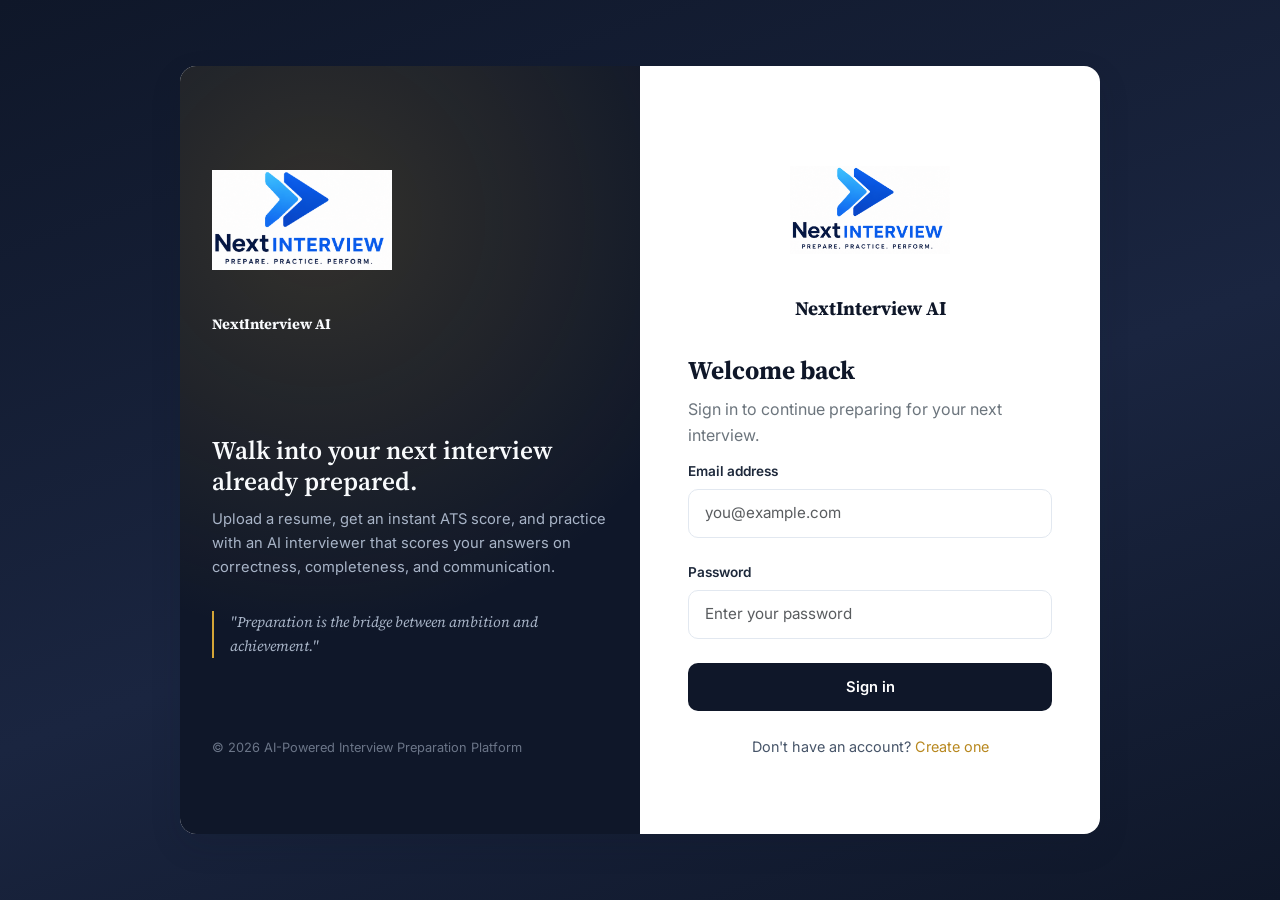
<file: frontend/index.html>
<!DOCTYPE html>
<html lang="en">
<head>
    <meta charset="UTF-8">
    <meta http-equiv="refresh" content="0; url=pages/login.html">
    <title>NextInterview AI</title>
</head>
<body>
    <p>Redirecting to <a href="pages/login.html">login</a>…</p>
    <script>
        window.location.href = 'pages/login.html';
    </script>
</body>
</html>
</file>
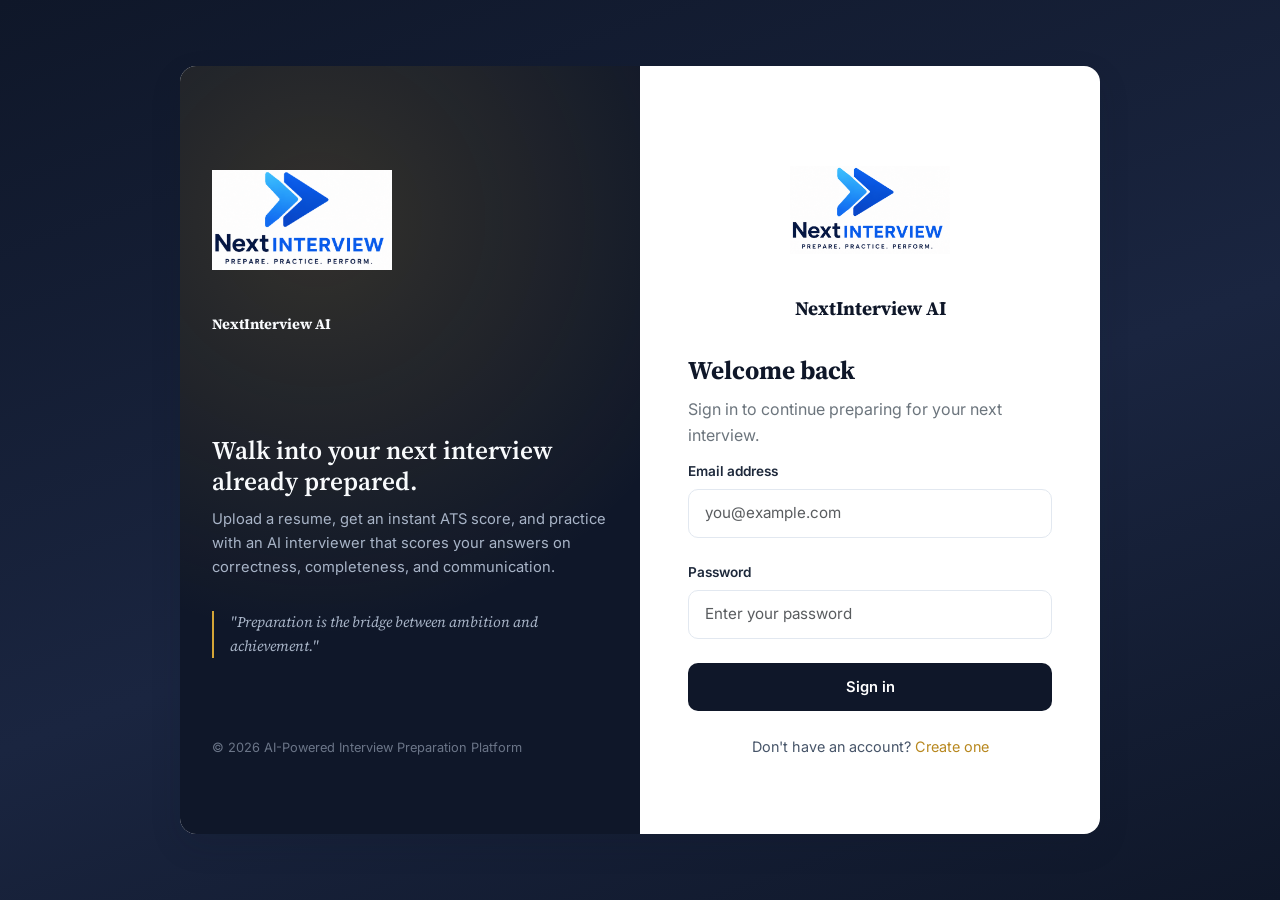
<file: frontend/pages/analysis.html>
<!DOCTYPE html>
<html lang="en">
<head>
    <meta charset="UTF-8">
    <meta name="viewport" content="width=device-width, initial-scale=1.0">
    <title>Resume analysis · NextInterview AI</title>
    <link rel="stylesheet" href="https://cdn.jsdelivr.net/npm/bootstrap@5.3.3/dist/css/bootstrap.min.css">
    <link rel="stylesheet" href="../css/style.css">
    <link rel="stylesheet" href="../css/dashboard.css">
    <link rel="stylesheet" href="../css/resume.css">
</head>
<body>
    <div class="app-shell">
        <aside class="sidebar">
            <div class="brand" style="margin-bottom: var(--space-6);">
               <span class="brand-mark"><img src="../assets/logo.png" alt="NextInterview AI logo"></span>
                NextInterview AI
            </div>
            <a href="dashboard.html" class="sidebar-link" data-page="dashboard">⌂ Dashboard</a>
            <a href="upload-resume.html" class="sidebar-link" data-page="upload-resume">⇧ Upload resume</a>
            <a href="history.html" class="sidebar-link" data-page="history">⏱ History</a>
            <a href="questions.html" class="sidebar-link" data-page="questions">? Question bank</a>
            <a href="mock-interview.html" class="sidebar-link" data-page="mock-interview">⌨ Mock interview</a>
            <a href="profile.html" class="sidebar-link" data-page="profile">⚇ Profile</a>
        </aside>

        <div style="flex:1; display:flex; flex-direction:column; min-width:0;">
            <div class="topbar">
                <span class="text-secondary" id="current-user-name">—</span>
                <div style="display:flex; align-items:center; gap: var(--space-3);">
                    <button class="theme-toggle" id="theme-toggle" aria-label="Toggle dark mode">☾</button>
                    <a href="#" class="btn btn-outline btn-sm" id="logout-btn">Log out</a>
                </div>
            </div>

            <main class="page-content">
                <div class="container" style="padding:0;">
                    <h1>Resume analysis</h1>
                    <p class="text-secondary">File: <strong id="analysis-file-name">—</strong></p>

                    <div id="analysis-empty" class="empty-state" style="display:none;">
                        <div class="empty-state-icon">◎</div>
                        <h3>No analysis to show yet</h3>
                        <p>Upload a resume first to see its ATS score and breakdown here.</p>
                        <a href="upload-resume.html" class="btn btn-accent">Upload a resume</a>
                    </div>

                    <div id="analysis-container">
                        <div class="card" style="margin-bottom: var(--space-5);">
                            <div class="gauge-wrap">
                                <div class="gauge-svg-holder">
                                    <svg viewBox="0 0 160 160" width="180" height="180">
                                        <circle class="gauge-tick" cx="80" cy="80" r="70"/>
                                        <circle class="gauge-tick-fill" id="gauge-tick-fill" cx="80" cy="80" r="70"
                                                transform="rotate(-90 80 80)"/>
                                    </svg>
                                    <div class="gauge-value">
                                        <span class="gauge-value-number" id="gauge-value-number">—</span>
                                        <span class="gauge-value-label">ATS score</span>
                                    </div>
                                </div>
                                <div class="gauge-legend">
                                    <h3 class="card-title">What this means</h3>
                                    <p class="text-secondary">Your ATS score reflects how well an automated tracking system would parse and rank your resume — based on keyword density, formatting clarity, and quantifiable achievements.</p>
                                </div>
                            </div>
                        </div>

                        <div class="analysis-grid">
                            <div class="card">
                                <h3 class="card-title">Strengths</h3>
                                <div id="analysis-strengths"></div>
                            </div>
                            <div class="card">
                                <h3 class="card-title">Weaknesses</h3>
                                <div id="analysis-weaknesses"></div>
                            </div>
                        </div>

                        <div class="analysis-grid" style="margin-top: var(--space-5);">
                            <div class="card">
                                <h3 class="card-title">Missing skills</h3>
                                <div id="analysis-missing-skills"></div>
                            </div>
                            <div class="card">
                                <h3 class="card-title">Suggestions</h3>
                                <div id="analysis-suggestions"></div>
                            </div>
                        </div>

                        <div class="card" style="margin-top: var(--space-5);">
                            <h3 class="card-title">Match against a job description</h3>
                            <p class="text-secondary">Paste a job description below to see how well this resume matches, and what's missing.</p>

                            <div id="job-match-alert"></div>

                            <form id="job-match-form">
                                <div class="form-group">
                                    <textarea class="form-control" id="job-description" rows="6" placeholder="Paste the job description here..." required></textarea>
                                </div>
                                <button type="submit" class="btn btn-primary" id="job-match-submit">Match against this resume</button>
                            </form>

                            <div id="job-match-results" style="display:none; margin-top: var(--space-6);">
                                <h3 class="card-title">Match result: <span id="match-percentage" style="color: var(--color-accent-dark);">0%</span></h3>
                                <div class="match-percentage-bar">
                                    <div class="match-percentage-bar-fill" id="match-percentage-fill" style="width:0%;"></div>
                                </div>
                                <div class="analysis-grid" style="margin-top: var(--space-5);">
                                    <div>
                                        <h3 class="card-title">Missing skills for this role</h3>
                                        <div id="match-missing-skills"></div>
                                    </div>
                                    <div>
                                        <h3 class="card-title">Suggestions</h3>
                                        <div id="match-suggestions"></div>
                                    </div>
                                </div>
                            </div>
                        </div>
                    </div>
                </div>
            </main>
        </div>
    </div>

    <script src="../js/api.js"></script>
    <script src="../js/analysis.js"></script>
    <script>
        initAnalysisPage();
    </script>
</body>
</html>
</file>
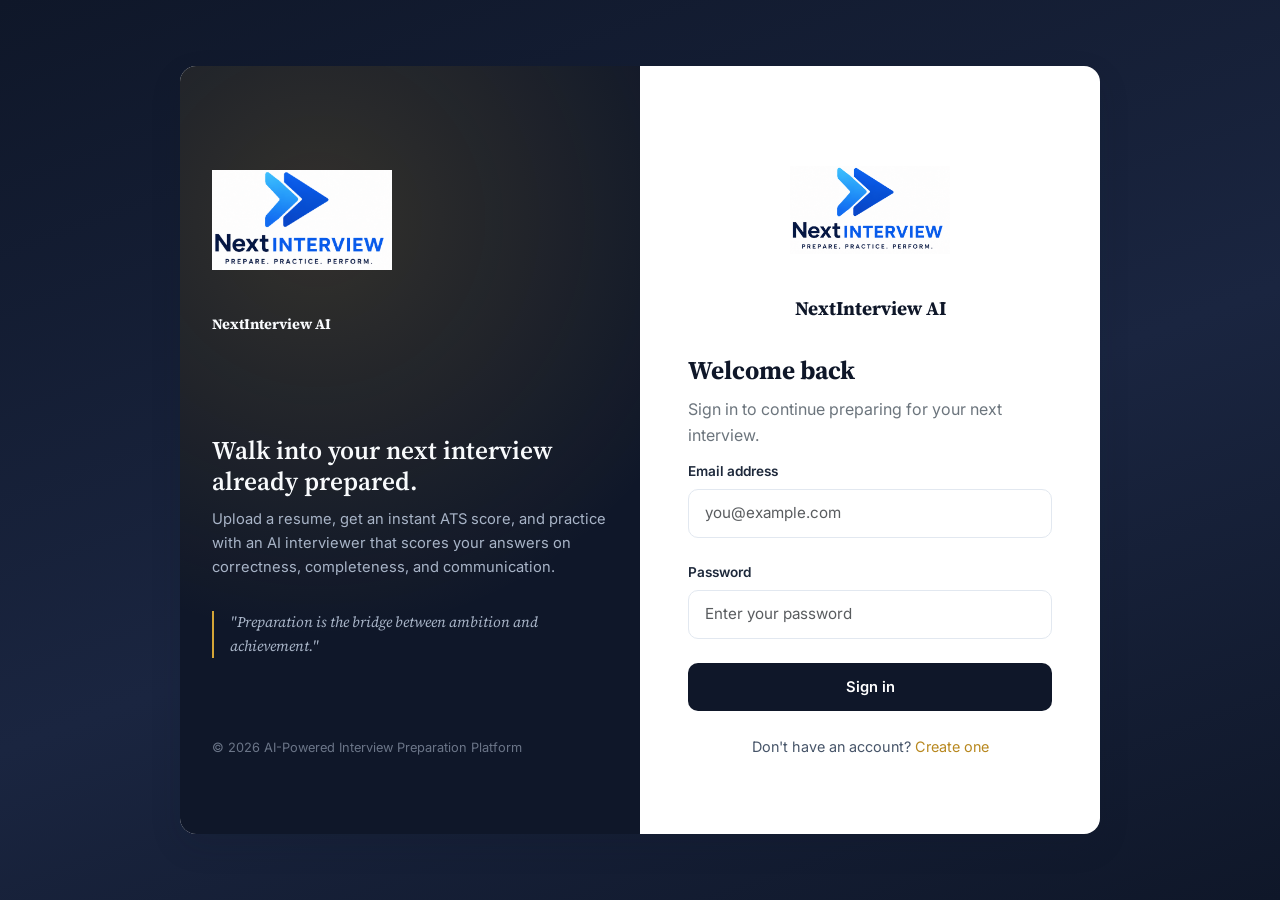
<file: frontend/pages/dashboard.html>
<!DOCTYPE html>
<html lang="en">
<head>
    <meta charset="UTF-8">
    <meta name="viewport" content="width=device-width, initial-scale=1.0">
    <title>Dashboard · NextInterview AI</title>
    <link rel="stylesheet" href="https://cdn.jsdelivr.net/npm/bootstrap@5.3.3/dist/css/bootstrap.min.css">
    <link rel="stylesheet" href="../css/style.css">
    <link rel="stylesheet" href="../css/dashboard.css">
</head>
<body>
    <div class="app-shell">
        <aside class="sidebar">
            <div class="brand" style="margin-bottom: var(--space-6);">
                <span class="brand-mark"><img src="../assets/logo.png" alt="NextInterview AI logo"></span>
                    NextInterview AI
            </div>
            <a href="dashboard.html" class="sidebar-link" data-page="dashboard">⌂ Dashboard</a>
            <a href="upload-resume.html" class="sidebar-link" data-page="upload-resume">⇧ Upload resume</a>
            <a href="history.html" class="sidebar-link" data-page="history">⏱ History</a>
            <a href="questions.html" class="sidebar-link" data-page="questions">? Question bank</a>
            <a href="mock-interview.html" class="sidebar-link" data-page="mock-interview">⌨ Mock interview</a>
            <a href="profile.html" class="sidebar-link" data-page="profile">⚇ Profile</a>
        </aside>

        <div style="flex:1; display:flex; flex-direction:column; min-width:0;">
            <div class="topbar">
                <span class="text-secondary" id="current-user-name">—</span>
                <div style="display:flex; align-items:center; gap: var(--space-3);">
                    <button class="theme-toggle" id="theme-toggle" aria-label="Toggle dark mode">☾</button>
                    <a href="#" class="btn btn-outline btn-sm" id="logout-btn">Log out</a>
                </div>
            </div>

            <main class="page-content">
                <div class="container" style="padding:0;">
                    <div class="dashboard-header">
                        <div>
                            <span class="eyebrow">Overview</span>
                            <h1 id="dashboard-greeting">Welcome back</h1>
                        </div>
                        <a href="upload-resume.html" class="btn btn-accent">Upload a resume</a>
                    </div>

                    <div id="dashboard-alert"></div>

                    <div class="grid grid-4 metric-row">
                        <div class="card metric-card">
                            <div class="metric-card-icon">◎</div>
                            <div>
                                <div class="metric-card-value" id="metric-ats-score">—</div>
                                <div class="metric-card-label">Latest ATS score</div>
                            </div>
                        </div>
                        <div class="card metric-card">
                            <div class="metric-card-icon">▤</div>
                            <div>
                                <div class="metric-card-value" id="metric-resume-count">0</div>
                                <div class="metric-card-label">Resumes uploaded</div>
                            </div>
                        </div>
                        <div class="card metric-card">
                            <div class="metric-card-icon">★</div>
                            <div>
                                <div class="metric-card-value" id="metric-avg-interview-score">—</div>
                                <div class="metric-card-label">Average interview score</div>
                            </div>
                        </div>
                        <div class="card metric-card">
                            <div class="metric-card-icon">⌨</div>
                            <div>
                                <div class="metric-card-value" id="metric-total-interviews">0</div>
                                <div class="metric-card-label">Interviews attempted</div>
                            </div>
                        </div>
                    </div>

                    <div class="grid grid-2">
                        <div class="card">
                            <h3 class="card-title">Strong skills</h3>
                            <div class="skill-pill-group" id="dashboard-strong-skills"></div>
                        </div>
                        <div class="card">
                            <h3 class="card-title">Skills to improve</h3>
                            <div class="skill-pill-group" id="dashboard-weak-skills"></div>
                        </div>
                    </div>

                    <div class="grid grid-2" style="margin-top: var(--space-5);">
                        <div class="card">
                            <h3 class="card-title">Recent mock interviews</h3>
                            <div id="recent-interviews-list"></div>
                        </div>
                        <div class="card">
                            <h3 class="card-title">Recent resumes</h3>
                            <div id="recent-resumes-list"></div>
                        </div>
                    </div>
                </div>
            </main>
        </div>
    </div>

    <script src="../js/api.js"></script>
    <script src="../js/dashboard.js"></script>
    <script>
        initDashboardPage();
    </script>
</body>
</html>
</file>
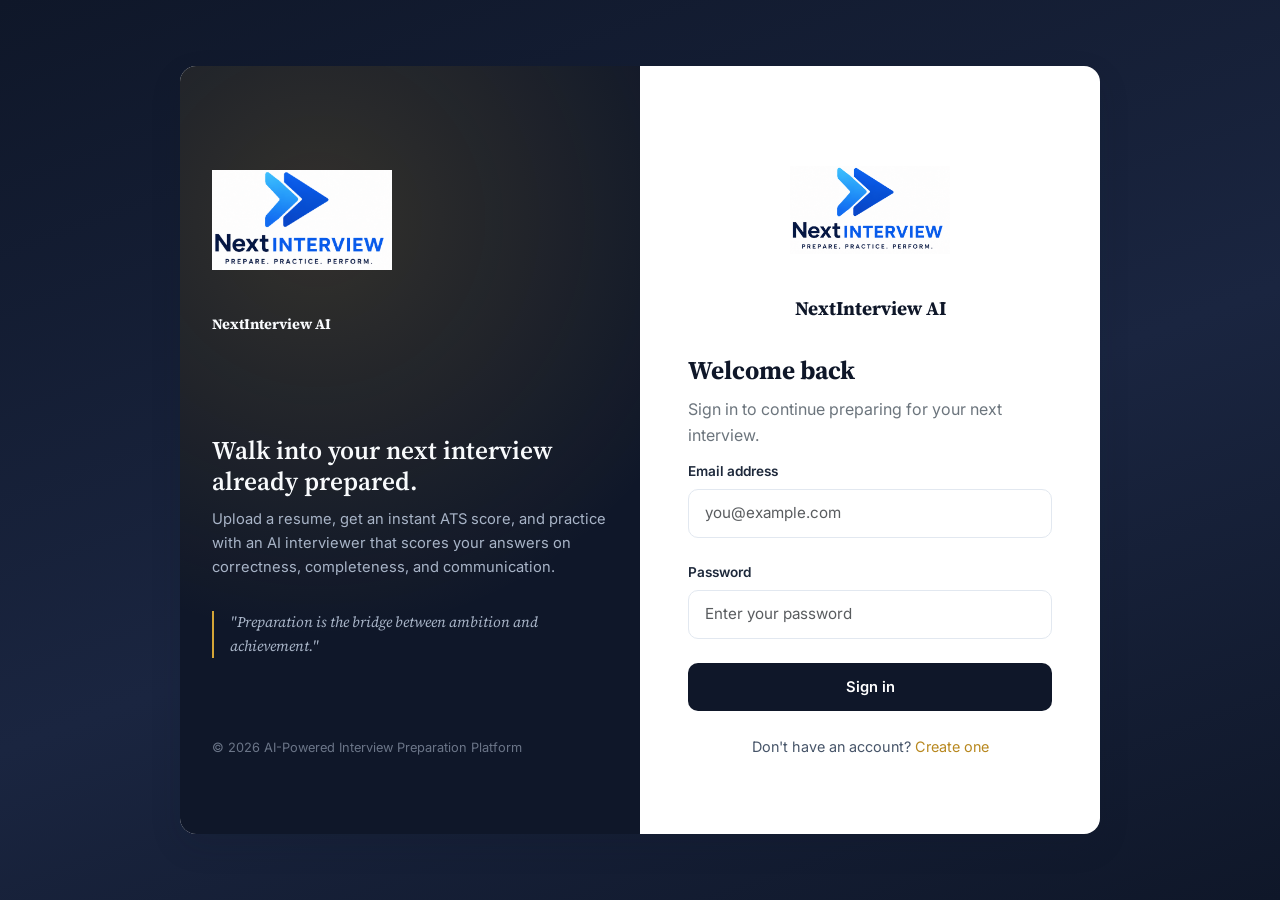
<file: frontend/pages/history.html>
<!DOCTYPE html>
<html lang="en">
<head>
    <meta charset="UTF-8">
    <meta name="viewport" content="width=device-width, initial-scale=1.0">
    <title>History ·NextInterview AI</title>
    <link rel="stylesheet" href="https://cdn.jsdelivr.net/npm/bootstrap@5.3.3/dist/css/bootstrap.min.css">
    <link rel="stylesheet" href="../css/style.css">
    <link rel="stylesheet" href="../css/dashboard.css">
    <link rel="stylesheet" href="../css/resume.css">
</head>
<body>
    <div class="app-shell">
        <aside class="sidebar">
            <div class="brand" style="margin-bottom: var(--space-6);">
                 <span class="brand-mark"><img src="../assets/logo.png" alt="NextInterview AI logo"></span>
                    NextInterview AI
            </div>
            <a href="dashboard.html" class="sidebar-link" data-page="dashboard">⌂ Dashboard</a>
            <a href="upload-resume.html" class="sidebar-link" data-page="upload-resume">⇧ Upload resume</a>
            <a href="history.html" class="sidebar-link" data-page="history">⏱ History</a>
            <a href="questions.html" class="sidebar-link" data-page="questions">? Question bank</a>
            <a href="mock-interview.html" class="sidebar-link" data-page="mock-interview">⌨ Mock interview</a>
            <a href="profile.html" class="sidebar-link" data-page="profile">⚇ Profile</a>
        </aside>

        <div style="flex:1; display:flex; flex-direction:column; min-width:0;">
            <div class="topbar">
                <span class="text-secondary" id="current-user-name">—</span>
                <div style="display:flex; align-items:center; gap: var(--space-3);">
                    <button class="theme-toggle" id="theme-toggle" aria-label="Toggle dark mode">☾</button>
                    <a href="#" class="btn btn-outline btn-sm" id="logout-btn">Log out</a>
                </div>
            </div>

            <main class="page-content">
                <div class="container" style="padding:0;">
                    <h1>History</h1>
                    <p class="text-secondary">Review your past resume uploads and mock interview attempts.</p>

                    <ul class="nav nav-tabs" style="border-bottom: 1px solid var(--color-border); margin-bottom: var(--space-5);">
                        <li class="nav-item">
                            <button class="nav-link active" id="tab-resumes-btn" data-tab="resumes" type="button">Resume history</button>
                        </li>
                        <li class="nav-item">
                            <button class="nav-link" id="tab-interviews-btn" data-tab="interviews" type="button">Interview history</button>
                        </li>
                    </ul>

                    <div id="tab-resumes">
                        <div id="resume-history-alert"></div>
                        <div id="resume-history-empty" class="empty-state" style="display:none;">
                            <div class="empty-state-icon">▤</div>
                            <h3>No resumes yet</h3>
                            <p>Upload your first resume to see it appear here.</p>
                            <a href="upload-resume.html" class="btn btn-accent">Upload a resume</a>
                        </div>
                        <div id="resume-history-list"></div>
                    </div>

                    <div id="tab-interviews" style="display:none;">
                        <div id="interview-history-alert"></div>
                        <div id="interview-history-empty" class="empty-state" style="display:none;">
                            <div class="empty-state-icon">⌨</div>
                            <h3>No mock interviews yet</h3>
                            <p>Practice a question to see your attempt history here.</p>
                            <a href="questions.html" class="btn btn-accent">Generate questions</a>
                        </div>
                        <div id="interview-history-list"></div>
                    </div>
                </div>
            </main>
        </div>
    </div>

    <script src="../js/api.js"></script>
    <script src="../js/resume.js"></script>
    <script src="../js/dashboard.js"></script>
    <script>
        initResumeHistoryPage();

        const tabResumesBtn = document.getElementById('tab-resumes-btn');
        const tabInterviewsBtn = document.getElementById('tab-interviews-btn');
        const tabResumes = document.getElementById('tab-resumes');
        const tabInterviews = document.getElementById('tab-interviews');

        let interviewsLoaded = false;

        tabResumesBtn.addEventListener('click', () => {
            tabResumesBtn.classList.add('active');
            tabInterviewsBtn.classList.remove('active');
            tabResumes.style.display = 'block';
            tabInterviews.style.display = 'none';
        });

        tabInterviewsBtn.addEventListener('click', () => {
            tabInterviewsBtn.classList.add('active');
            tabResumesBtn.classList.remove('active');
            tabInterviews.style.display = 'block';
            tabResumes.style.display = 'none';
            if (!interviewsLoaded) {
                interviewsLoaded = true;
                initInterviewHistoryPage();
            }
        });
    </script>
</body>
</html>
</file>
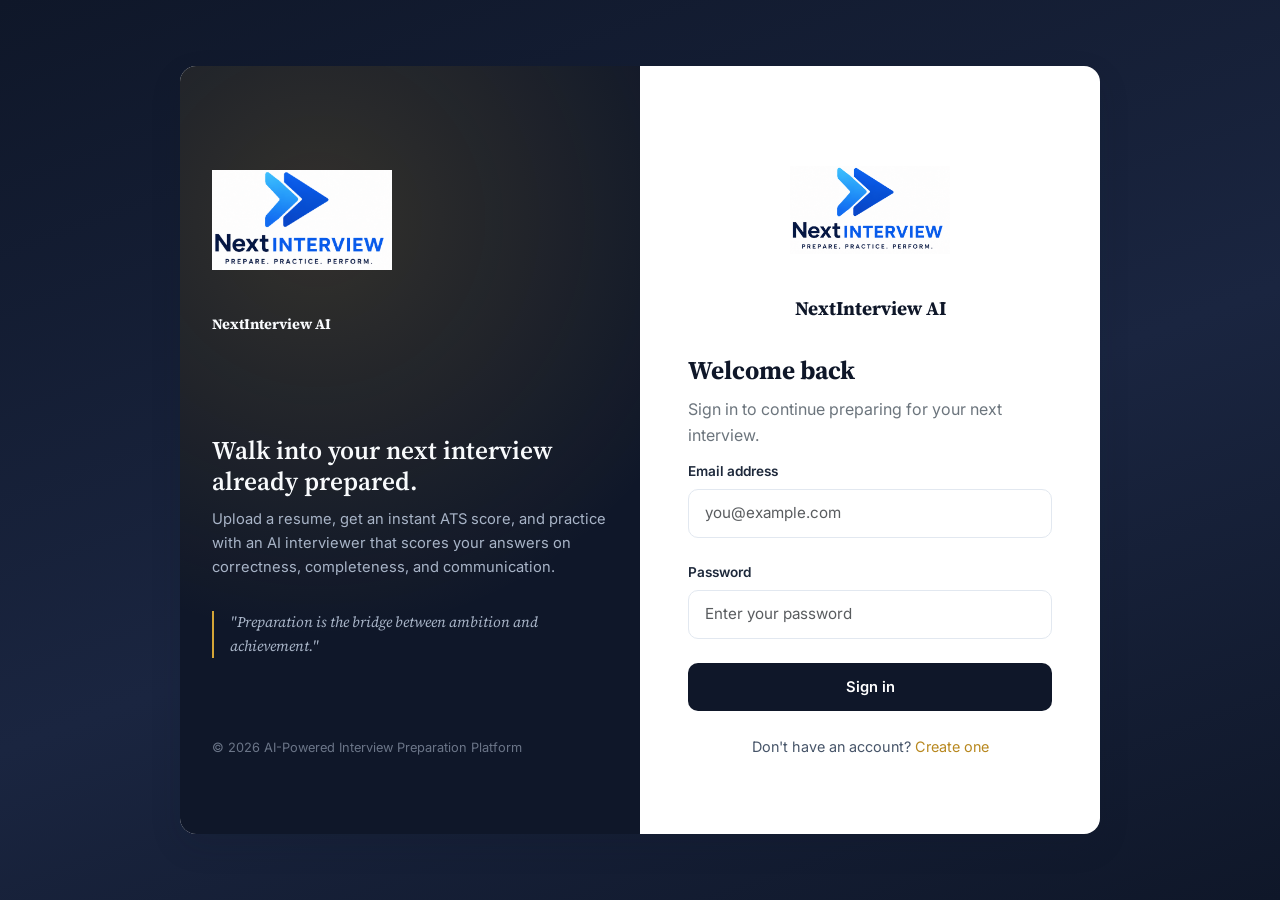
<file: frontend/pages/login.html>
<!DOCTYPE html>
<html lang="en">
<head>
    <meta charset="UTF-8">
    <meta name="viewport" content="width=device-width, initial-scale=1.0">
    <title>Sign in · NextInterview AI</title>
    <link rel="stylesheet" href="https://cdn.jsdelivr.net/npm/bootstrap@5.3.3/dist/css/bootstrap.min.css">
    <link rel="stylesheet" href="../css/style.css">
    <link rel="stylesheet" href="../css/login.css">
</head>
<body>
    <div class="auth-page">
        <div class="auth-shell">
            <aside class="auth-aside">
                <div class="brand" style="color:#F8FAFC;">
                    <span class="brand-mark"><img src="../assets/logo.png" alt="NextInterview AI logo"></span>
                     NextInterview AI
                </div>
                <div>
                   
                    <h2>Walk into your next interview already prepared.</h2>
                    <p>Upload a resume, get an instant ATS score, and practice with an AI interviewer that scores your answers on correctness, completeness, and communication.</p>
                    <p class="auth-aside-quote">"Preparation is the bridge between ambition and achievement."</p>
                </div>
                <p style="font-size:0.8rem; opacity:0.6;">© 2026 AI-Powered Interview Preparation Platform</p>
            </aside>

            <div class="auth-form-panel">
                <div class="brand">
                   <span class="brand-mark"><img src="../assets/logo.png" alt="NextInterview AI logo"></span>
                           NextInterview AI
                </div>
                <h1>Welcome back</h1>
                <p class="text-secondary">Sign in to continue preparing for your next interview.</p>

                <div id="login-alert"></div>

                <form id="login-form" novalidate>
                    <div class="form-group">
                        <label class="form-label" for="email">Email address</label>
                        <input type="email" class="form-control" id="email" name="email" required autocomplete="email" placeholder="you@example.com">
                        <div class="form-error" id="email-error"></div>
                    </div>
                    <div class="form-group">
                        <label class="form-label" for="password">Password</label>
                        <input type="password" class="form-control" id="password" name="password" required autocomplete="current-password" placeholder="Enter your password">
                        <div class="form-error" id="password-error"></div>
                    </div>
                    <button type="submit" class="btn btn-primary btn-block" id="login-submit">Sign in</button>
                </form>

                <p class="auth-switch">Don't have an account? <a href="register.html">Create one</a></p>
            </div>
        </div>
    </div>

    <script src="../js/api.js"></script>
    <script src="../js/auth.js"></script>
    <script>
        initLoginPage();
    </script>
</body>
</html>
</file>
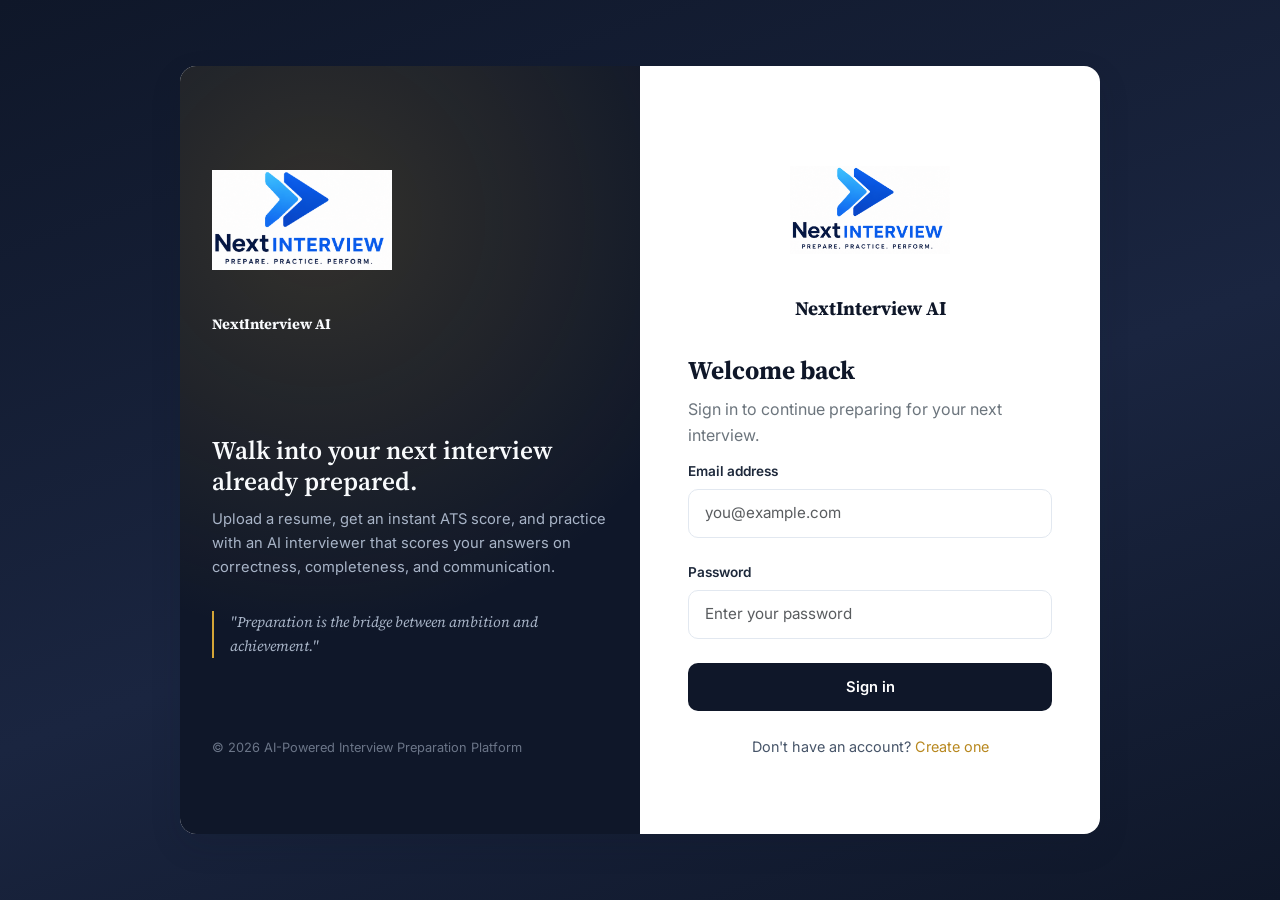
<file: frontend/pages/mock-interview.html>
<!DOCTYPE html>
<html lang="en">
<head>
    <meta charset="UTF-8">
    <meta name="viewport" content="width=device-width, initial-scale=1.0">
    <title>Mock interview · NextInterview AI</title>
    <link rel="stylesheet" href="https://cdn.jsdelivr.net/npm/bootstrap@5.3.3/dist/css/bootstrap.min.css">
    <link rel="stylesheet" href="../css/style.css">
    <link rel="stylesheet" href="../css/interview.css">
</head>
<body>
    <div class="app-shell">
        <aside class="sidebar">
            <div class="brand" style="margin-bottom: var(--space-6);">
                <span class="brand-mark"><img src="../assets/logo.png" alt="NextInterview AI logo"></span>
                 NextInterview AI
            </div>
            <a href="dashboard.html" class="sidebar-link" data-page="dashboard">⌂ Dashboard</a>
            <a href="upload-resume.html" class="sidebar-link" data-page="upload-resume">⇧ Upload resume</a>
            <a href="history.html" class="sidebar-link" data-page="history">⏱ History</a>
            <a href="questions.html" class="sidebar-link" data-page="questions">? Question bank</a>
            <a href="mock-interview.html" class="sidebar-link" data-page="mock-interview">⌨ Mock interview</a>
            <a href="profile.html" class="sidebar-link" data-page="profile">⚇ Profile</a>
        </aside>

        <div style="flex:1; display:flex; flex-direction:column; min-width:0;">
            <div class="topbar">
                <span class="text-secondary" id="current-user-name">—</span>
                <div style="display:flex; align-items:center; gap: var(--space-3);">
                    <button class="theme-toggle" id="theme-toggle" aria-label="Toggle dark mode">☾</button>
                    <a href="#" class="btn btn-outline btn-sm" id="logout-btn">Log out</a>
                </div>
            </div>

            <main class="page-content" style="padding-bottom:0;">
                <div class="container" style="padding:0; max-width: 820px;">
                    <div style="display:flex; align-items:baseline; justify-content:space-between; flex-wrap:wrap; gap: var(--space-3);">
                        <div>
                            <h1 style="margin-bottom: var(--space-1);">Mock interview</h1>
                            <p class="text-secondary" style="margin-bottom: var(--space-4);">Answer the question below. The AI interviewer scores your response on correctness, completeness, and communication.</p>
                        </div>
                        <button class="btn btn-outline btn-sm" id="new-question-btn">New question</button>
                    </div>

                    <div class="card chat-shell" style="padding:0;">
                        <div class="chat-messages" id="chat-log"></div>
                        <form class="chat-input-bar" id="answer-form">
                            <textarea class="form-control" id="answer-input" placeholder="Type your answer..." required></textarea>
                            <button type="submit" class="btn btn-primary" id="answer-submit">Send</button>
                        </form>
                    </div>
                </div>
            </main>
        </div>
    </div>

    <script src="../js/api.js"></script>
    <script src="../js/interview.js"></script>
    <script>
        initMockInterviewPage();
    </script>
</body>
</html>
</file>
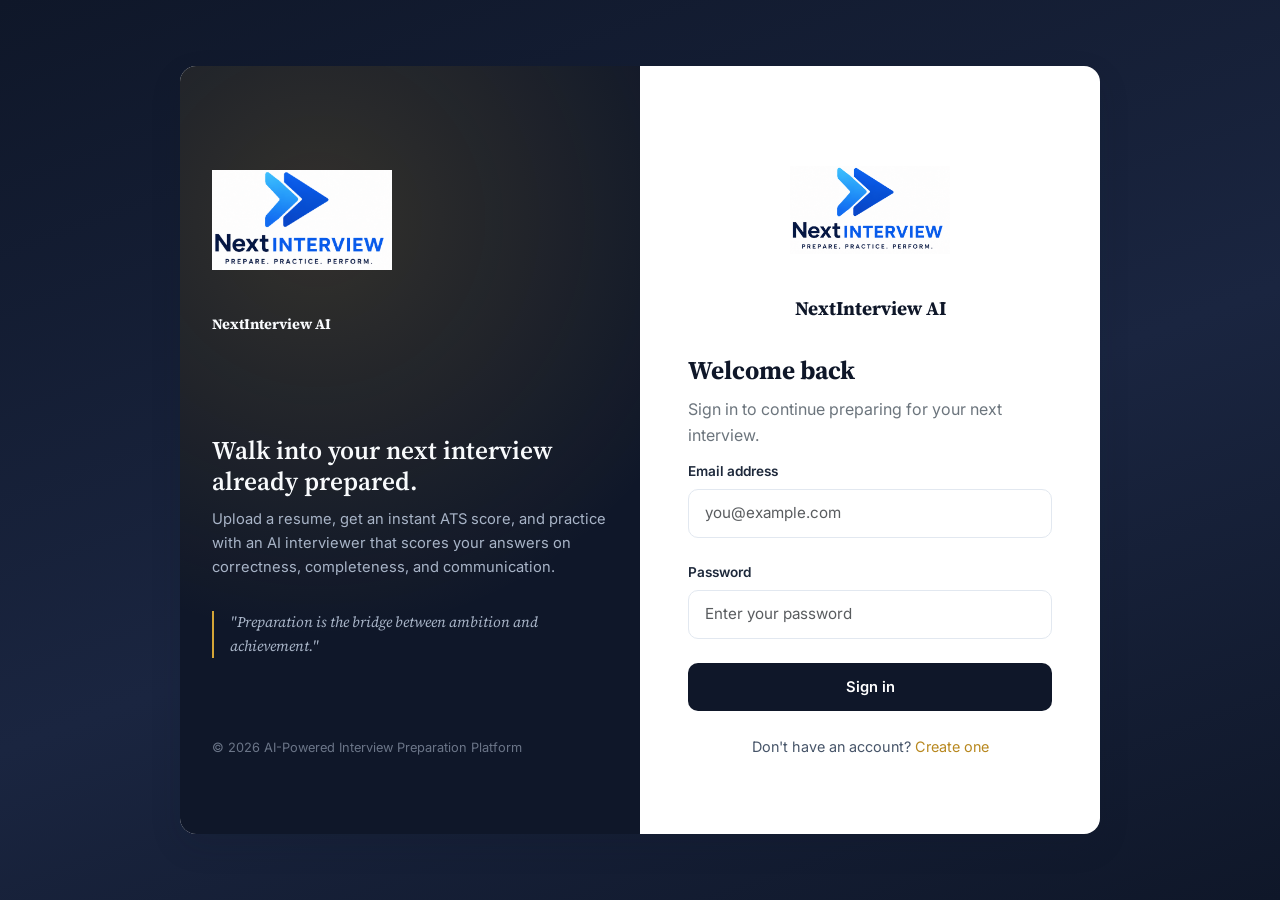
<file: frontend/pages/profile.html>
<!DOCTYPE html>
<html lang="en">
<head>
    <meta charset="UTF-8">
    <meta name="viewport" content="width=device-width, initial-scale=1.0">
    <title>Profile ·NextInterview AI</title>
    <link rel="stylesheet" href="https://cdn.jsdelivr.net/npm/bootstrap@5.3.3/dist/css/bootstrap.min.css">
    <link rel="stylesheet" href="../css/style.css">
</head>
<body>
    <div class="app-shell">
        <aside class="sidebar">
            <div class="brand" style="margin-bottom: var(--space-6);">
                <span class="brand-mark"><img src="../assets/logo.png" alt="NextInterview AI logo"></span>
                NextInterview AI
            </div>
            <a href="dashboard.html" class="sidebar-link" data-page="dashboard">⌂ Dashboard</a>
            <a href="upload-resume.html" class="sidebar-link" data-page="upload-resume">⇧ Upload resume</a>
            <a href="history.html" class="sidebar-link" data-page="history">⏱ History</a>
            <a href="questions.html" class="sidebar-link" data-page="questions">? Question bank</a>
            <a href="mock-interview.html" class="sidebar-link" data-page="mock-interview">⌨ Mock interview</a>
            <a href="profile.html" class="sidebar-link" data-page="profile">⚇ Profile</a>
        </aside>

        <div style="flex:1; display:flex; flex-direction:column; min-width:0;">
            <div class="topbar">
                <span class="text-secondary" id="current-user-name">—</span>
                <div style="display:flex; align-items:center; gap: var(--space-3);">
                    <button class="theme-toggle" id="theme-toggle" aria-label="Toggle dark mode">☾</button>
                    <a href="#" class="btn btn-outline btn-sm" id="logout-btn">Log out</a>
                </div>
            </div>

            <main class="page-content">
                <div class="container" style="padding:0; max-width: 680px;">
                    <h1>Profile</h1>
                    <p class="text-secondary">Manage your account information and password.</p>

                    <div class="card" style="margin-bottom: var(--space-6);">
                        <h3 class="card-title">Account details</h3>
                        <div id="profile-alert"></div>

                        <form id="profile-form">
                            <div class="form-group">
                                <label class="form-label" for="profile-fullName">Full name</label>
                                <input type="text" class="form-control" id="profile-fullName" required>
                            </div>
                            <div class="form-group">
                                <label class="form-label" for="profile-email">Email address</label>
                                <input type="email" class="form-control" id="profile-email" disabled>
                                <div class="form-hint">Email cannot be changed.</div>
                            </div>
                            <div class="form-group">
                                <label class="form-label" for="profile-phoneNumber">Phone number</label>
                                <input type="tel" class="form-control" id="profile-phoneNumber">
                            </div>
                            <div class="grid grid-2" style="margin-bottom: var(--space-5);">
                                <div>
                                    <span class="form-label">Role</span>
                                    <p id="profile-role" class="badge badge-accent">—</p>
                                </div>
                                <div>
                                    <span class="form-label">Member since</span>
                                    <p id="profile-created-at" class="text-secondary">—</p>
                                </div>
                            </div>
                            <button type="submit" class="btn btn-primary" id="profile-submit">Save changes</button>
                        </form>
                    </div>

                    <div class="card">
                        <h3 class="card-title">Change password</h3>
                        <div id="password-alert"></div>

                        <form id="password-form">
                            <div class="form-group">
                                <label class="form-label" for="currentPassword">Current password</label>
                                <input type="password" class="form-control" id="currentPassword" required autocomplete="current-password">
                            </div>
                            <div class="form-group">
                                <label class="form-label" for="newPassword">New password</label>
                                <input type="password" class="form-control" id="newPassword" required autocomplete="new-password">
                            </div>
                            <div class="form-group">
                                <label class="form-label" for="confirmNewPassword">Confirm new password</label>
                                <input type="password" class="form-control" id="confirmNewPassword" required autocomplete="new-password">
                            </div>
                            <button type="submit" class="btn btn-outline" id="password-submit">Update password</button>
                        </form>
                    </div>
                </div>
            </main>
        </div>
    </div>

    <script src="../js/api.js"></script>
    <script src="../js/dashboard.js"></script>
    <script>
        initProfilePage();
    </script>
</body>
</html>
</file>
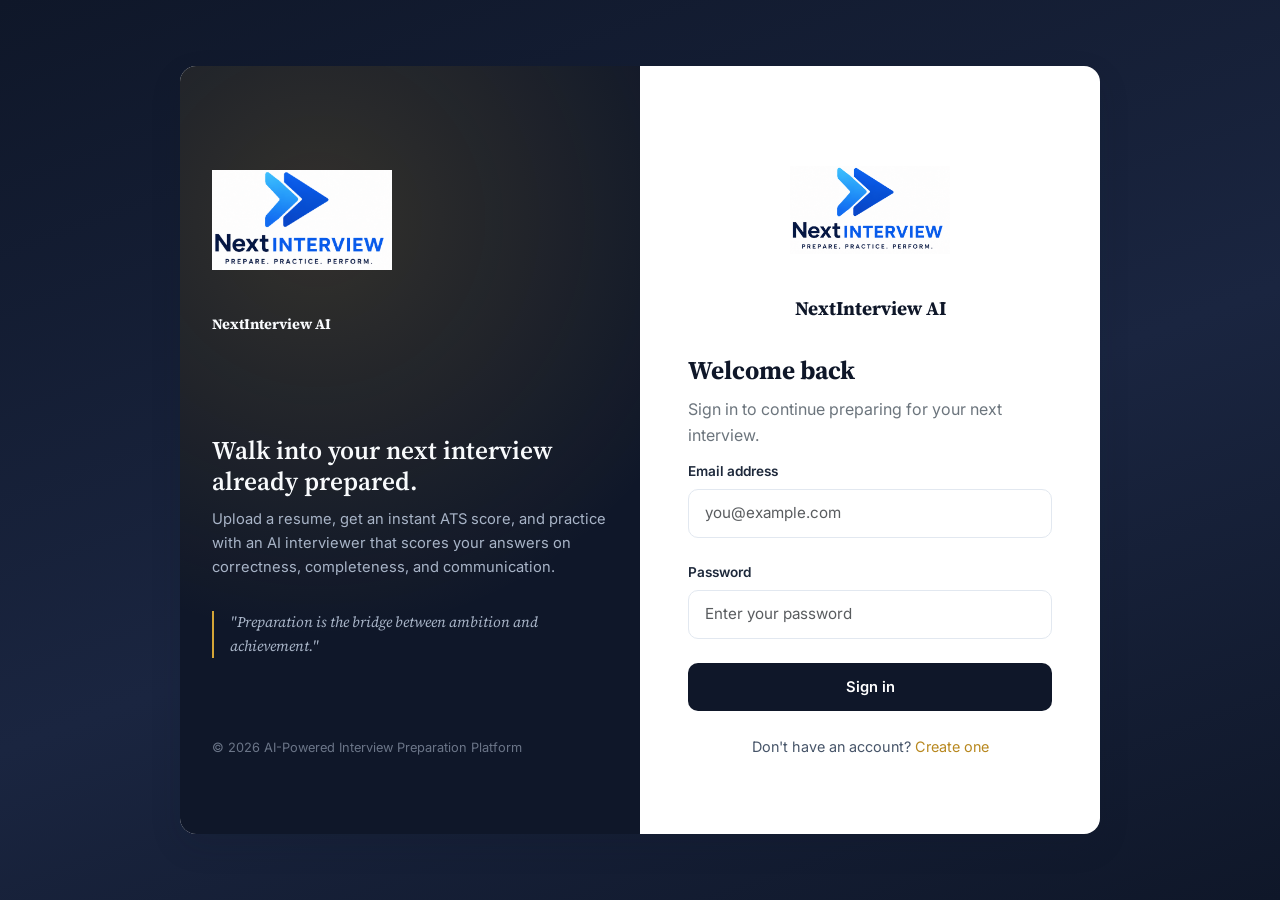
<file: frontend/pages/questions.html>
<!DOCTYPE html>
<html lang="en">
<head>
    <meta charset="UTF-8">
    <meta name="viewport" content="width=device-width, initial-scale=1.0">
    <title>Question bank · NextInterview AI</title>
    <link rel="stylesheet" href="https://cdn.jsdelivr.net/npm/bootstrap@5.3.3/dist/css/bootstrap.min.css">
    <link rel="stylesheet" href="../css/style.css">
    <link rel="stylesheet" href="../css/interview.css">
</head>
<body>
    <div class="app-shell">
        <aside class="sidebar">
            <div class="brand" style="margin-bottom: var(--space-6);">
                <span class="brand-mark"><img src="../assets/logo.png" alt="NextInterview AI logo"></span>
                NextInterview AI
            </div>
            <a href="dashboard.html" class="sidebar-link" data-page="dashboard">⌂ Dashboard</a>
            <a href="upload-resume.html" class="sidebar-link" data-page="upload-resume">⇧ Upload resume</a>
            <a href="history.html" class="sidebar-link" data-page="history">⏱ History</a>
            <a href="questions.html" class="sidebar-link" data-page="questions">? Question bank</a>
            <a href="mock-interview.html" class="sidebar-link" data-page="mock-interview">⌨ Mock interview</a>
            <a href="profile.html" class="sidebar-link" data-page="profile">⚇ Profile</a>
        </aside>

        <div style="flex:1; display:flex; flex-direction:column; min-width:0;">
            <div class="topbar">
                <span class="text-secondary" id="current-user-name">—</span>
                <div style="display:flex; align-items:center; gap: var(--space-3);">
                    <button class="theme-toggle" id="theme-toggle" aria-label="Toggle dark mode">☾</button>
                    <a href="#" class="btn btn-outline btn-sm" id="logout-btn">Log out</a>
                </div>
            </div>

            <main class="page-content">
                <div class="container" style="padding:0;">
                    <h1>AI question generator</h1>
                    <p class="text-secondary">Generate interview questions tailored to a category and difficulty, then practice them in the mock interview chat.</p>

                    <div id="questions-alert"></div>

                    <div class="card" style="margin-bottom: var(--space-6);">
                        <form id="generate-questions-form">
                            <div class="grid grid-3">
                                <div class="form-group">
                                    <label class="form-label" for="category">Category</label>
                                    <select class="form-control" id="category" required>
                                        <option value="JAVA">Java</option>
                                        <option value="SPRING_BOOT">Spring Boot</option>
                                        <option value="SQL">SQL</option>
                                        <option value="PROJECT">Project</option>
                                        <option value="GENERAL">General</option>
                                    </select>
                                </div>
                                <div class="form-group">
                                    <label class="form-label" for="difficulty">Difficulty</label>
                                    <select class="form-control" id="difficulty">
                                        <option value="">Mixed</option>
                                        <option value="EASY">Easy</option>
                                        <option value="MEDIUM">Medium</option>
                                        <option value="HARD">Hard</option>
                                    </select>
                                </div>
                                <div class="form-group">
                                    <label class="form-label" for="count">Number of questions</label>
                                    <input type="number" class="form-control" id="count" min="1" max="20" value="5">
                                </div>
                            </div>
                            <button type="submit" class="btn btn-primary" id="generate-submit">Generate questions</button>
                        </form>
                    </div>

                    <h3>Questions</h3>
                    <div id="questions-empty" class="empty-state" style="display:none;">
                        <div class="empty-state-icon">?</div>
                        <h3>No questions yet</h3>
                        <p>Generate your first batch of AI interview questions above.</p>
                    </div>
                    <div id="questions-list"></div>
                </div>
            </main>
        </div>
    </div>

    <script src="../js/api.js"></script>
    <script src="../js/questions.js"></script>
    <script>
        initQuestionsPage();
    </script>
</body>
</html>
</file>
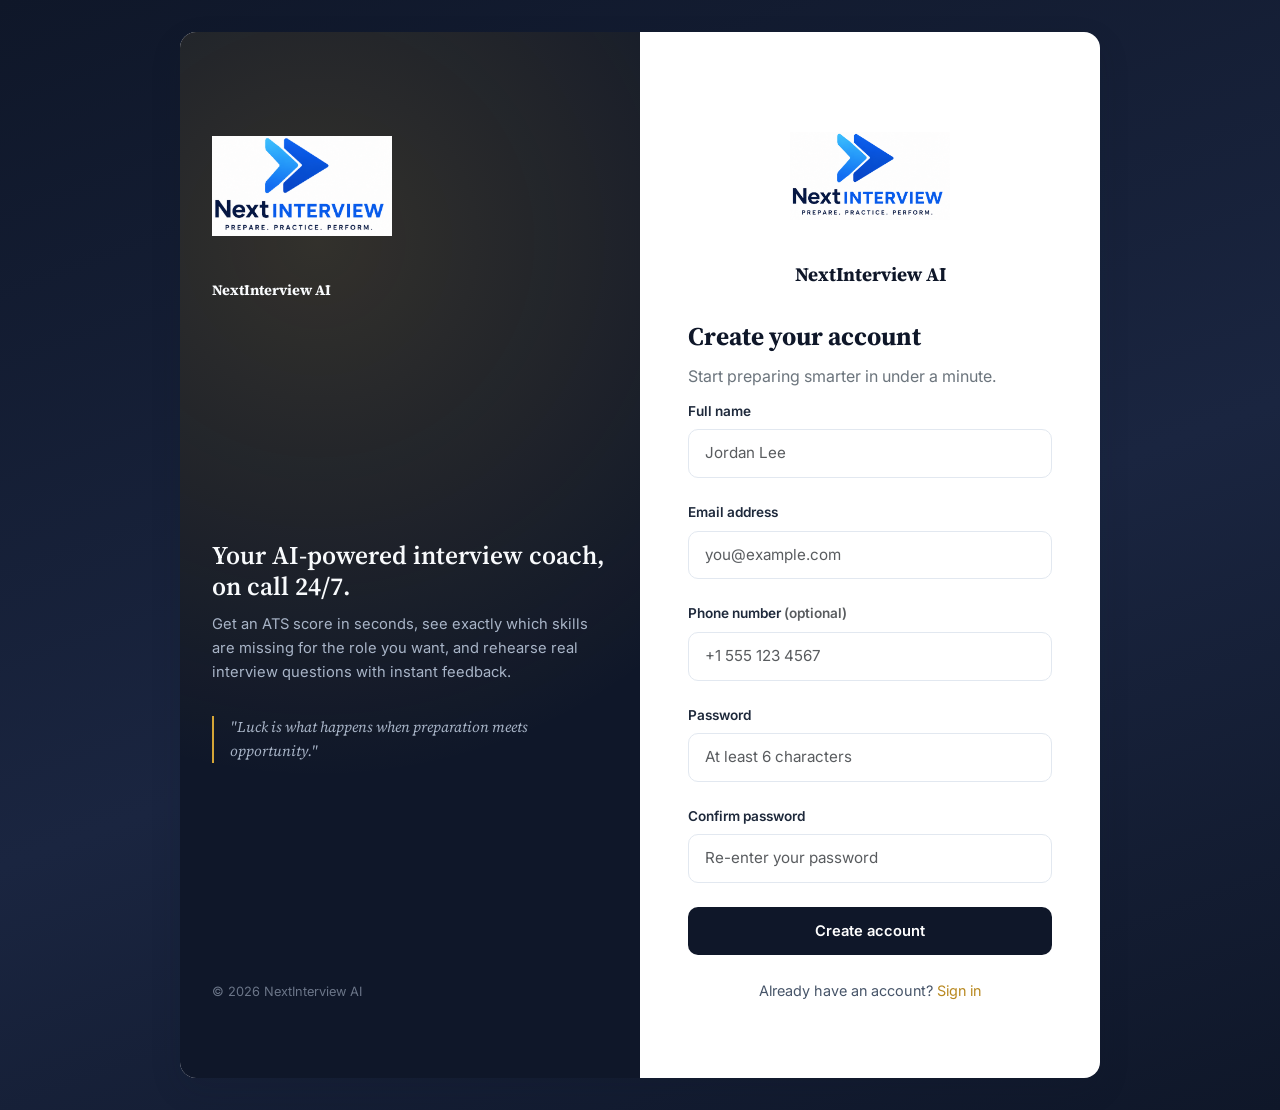
<file: frontend/pages/register.html>
<!DOCTYPE html>
<html lang="en">
<head>
    <meta charset="UTF-8">
    <meta name="viewport" content="width=device-width, initial-scale=1.0">
    <title>Create account · NextInterview AI</title>
    <link rel="stylesheet" href="https://cdn.jsdelivr.net/npm/bootstrap@5.3.3/dist/css/bootstrap.min.css">
    <link rel="stylesheet" href="../css/style.css">
    <link rel="stylesheet" href="../css/login.css">
</head>
<body>
    <div class="auth-page">
        <div class="auth-shell">
            <aside class="auth-aside">
                <div class="brand" style="color:#F8FAFC;">
                    <span class="brand-mark"><img src="../assets/logo.png" alt="NextInterview AI logo"></span>
                    NextInterview AI
                </div>
                <div>
                    <h2>Your AI-powered interview coach, on call 24/7.</h2>
                    <p>Get an ATS score in seconds, see exactly which skills are missing for the role you want, and rehearse real interview questions with instant feedback.</p>
                    <p class="auth-aside-quote">"Luck is what happens when preparation meets opportunity."</p>
                </div>
                <p style="font-size:0.8rem; opacity:0.6;">© 2026 NextInterview AI</p>
            </aside>

            <div class="auth-form-panel">
                <div class="brand">
                    <span class="brand-mark"><img src="../assets/logo.png" alt="NextInterview AI logo"></span>
                          NextInterview AI
                </div>
                <h1>Create your account</h1>
                <p class="text-secondary">Start preparing smarter in under a minute.</p>

                <div id="register-alert"></div>

                <form id="register-form" novalidate>
                    <div class="form-group">
                        <label class="form-label" for="fullName">Full name</label>
                        <input type="text" class="form-control" id="fullName" name="fullName" required placeholder="Jordan Lee">
                        <div class="form-error" id="fullName-error"></div>
                    </div>
                    <div class="form-group">
                        <label class="form-label" for="email">Email address</label>
                        <input type="email" class="form-control" id="email" name="email" required autocomplete="email" placeholder="you@example.com">
                        <div class="form-error" id="email-error"></div>
                    </div>
                    <div class="form-group">
                        <label class="form-label" for="phoneNumber">Phone number <span class="text-muted">(optional)</span></label>
                        <input type="tel" class="form-control" id="phoneNumber" name="phoneNumber" placeholder="+1 555 123 4567">
                        <div class="form-error" id="phoneNumber-error"></div>
                    </div>
                    <div class="form-group">
                        <label class="form-label" for="password">Password</label>
                        <input type="password" class="form-control" id="password" name="password" required autocomplete="new-password" placeholder="At least 6 characters">
                        <div class="form-error" id="password-error"></div>
                    </div>
                    <div class="form-group">
                        <label class="form-label" for="confirmPassword">Confirm password</label>
                        <input type="password" class="form-control" id="confirmPassword" name="confirmPassword" required autocomplete="new-password" placeholder="Re-enter your password">
                        <div class="form-error" id="confirmPassword-error"></div>
                    </div>
                    <button type="submit" class="btn btn-primary btn-block" id="register-submit">Create account</button>
                </form>

                <p class="auth-switch">Already have an account? <a href="login.html">Sign in</a></p>
            </div>
        </div>
    </div>

    <script src="../js/api.js"></script>
    <script src="../js/auth.js"></script>
    <script>
        initRegisterPage();
    </script>
</body>
</html>
</file>
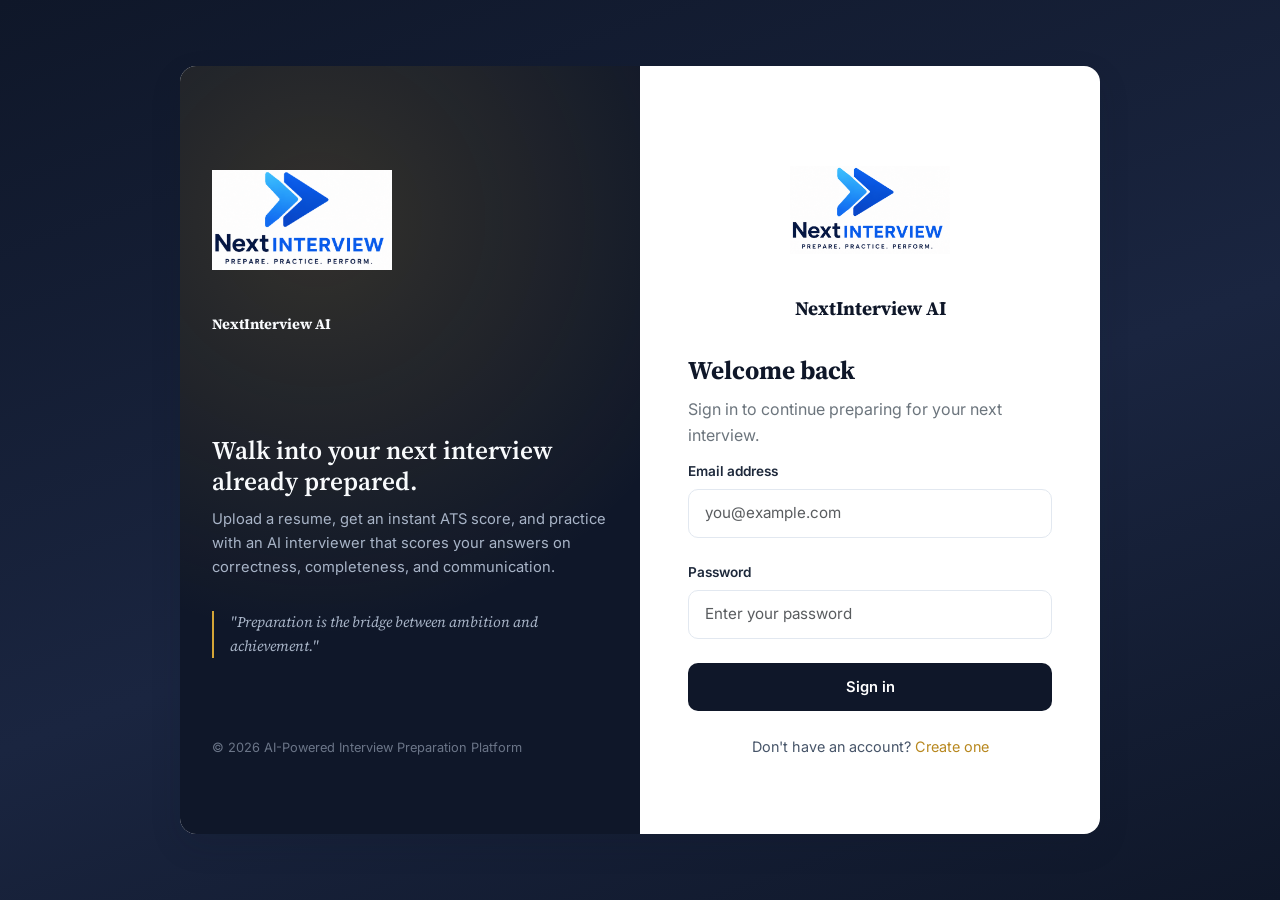
<file: frontend/pages/upload-resume.html>
<!DOCTYPE html>
<html lang="en">
<head>
    <meta charset="UTF-8">
    <meta name="viewport" content="width=device-width, initial-scale=1.0">
    <title>Upload resume ·  NextInterview AI</title>
    <link rel="stylesheet" href="https://cdn.jsdelivr.net/npm/bootstrap@5.3.3/dist/css/bootstrap.min.css">
    <link rel="stylesheet" href="../css/style.css">
    <link rel="stylesheet" href="../css/resume.css">
</head>
<body>
    <div class="app-shell">
        <aside class="sidebar">
            <div class="brand" style="margin-bottom: var(--space-6);">
               <span class="brand-mark"><img src="../assets/logo.png" alt="NextInterview AI logo"></span>
                  NextInterview AI
            </div>
            <a href="dashboard.html" class="sidebar-link" data-page="dashboard">⌂ Dashboard</a>
            <a href="upload-resume.html" class="sidebar-link" data-page="upload-resume">⇧ Upload resume</a>
            <a href="history.html" class="sidebar-link" data-page="history">⏱ History</a>
            <a href="questions.html" class="sidebar-link" data-page="questions">? Question bank</a>
            <a href="mock-interview.html" class="sidebar-link" data-page="mock-interview">⌨ Mock interview</a>
            <a href="profile.html" class="sidebar-link" data-page="profile">⚇ Profile</a>
        </aside>

        <div style="flex:1; display:flex; flex-direction:column; min-width:0;">
            <div class="topbar">
                <span class="text-secondary" id="current-user-name">—</span>
                <div style="display:flex; align-items:center; gap: var(--space-3);">
                    <button class="theme-toggle" id="theme-toggle" aria-label="Toggle dark mode">☾</button>
                    <a href="#" class="btn btn-outline btn-sm" id="logout-btn">Log out</a>
                </div>
            </div>

            <main class="page-content">
                <div class="container" style="padding:0; max-width: 720px;">
                    <span class="eyebrow text-muted" style="font-size:0.78rem; text-transform:uppercase; letter-spacing:0.08em; font-weight:600;">Resume module</span>
                    <h1>Upload your resume</h1>
                    <p class="text-secondary">Upload a PDF resume to get an instant ATS score, strengths and weaknesses breakdown, and personalized improvement suggestions.</p>

                    <div id="upload-alert"></div>

                    <div class="card">
                        <div class="dropzone" id="dropzone" tabindex="0" role="button" aria-label="Upload PDF resume">
                            <div class="dropzone-icon">⇧</div>
                            <p style="margin-bottom:0;"><strong>Click to choose a file</strong> or drag and drop here</p>
                            <p class="form-hint">PDF only · Max 10MB</p>
                            <p class="dropzone-filename" id="dropzone-filename"></p>
                        </div>
                        <input type="file" id="resume-file-input" accept="application/pdf" style="display:none;">

                        <button class="btn btn-primary btn-block" id="upload-submit" disabled style="margin-top: var(--space-5);">
                            Upload resume
                        </button>
                    </div>
                </div>
            </main>
        </div>
    </div>

    <script src="../js/api.js"></script>
    <script src="../js/resume.js"></script>
    <script>
        initUploadResumePage();
    </script>
</body>
</html>
</file>
<file: frontend/css/style.css>
/* =====================================================
   AI-Powered Interview Preparation Platform
   Base Stylesheet - Design Tokens & Global Primitives
   ===================================================== */

@import url('https://fonts.googleapis.com/css2?family=Source+Serif+4:opsz,wght@8..60,400;8..60,600;8..60,700&family=Inter:wght@400;500;600;700&display=swap');

:root {
    /* Color tokens - light mode */
    --color-surface: #F7F8FA;
    --color-surface-alt: #FFFFFF;
    --color-surface-raised: #FFFFFF;
    --color-ink: #0F1729;
    --color-ink-soft: #1E293B;
    --color-text-secondary: #475569;
    --color-text-muted: #94A3B8;
    --color-border: #E2E8F0;
    --color-accent: #D4A537;
    --color-accent-dark: #B8881F;
    --color-accent-soft: #FBF1D9;
    --color-success: #1A8754;
    --color-success-soft: #E6F4EC;
    --color-danger: #C0392B;
    --color-danger-soft: #FBEAE8;
    --color-warning: #B8881F;

    /* Typography */
    --font-display: 'Source Serif 4', Georgia, serif;
    --font-body: 'Inter', -apple-system, BlinkMacSystemFont, sans-serif;

    /* Spacing scale */
    --space-1: 0.25rem;
    --space-2: 0.5rem;
    --space-3: 0.75rem;
    --space-4: 1rem;
    --space-5: 1.5rem;
    --space-6: 2rem;
    --space-7: 3rem;
    --space-8: 4rem;

    /* Radii & shadows */
    --radius-sm: 6px;
    --radius-md: 10px;
    --radius-lg: 16px;
    --shadow-sm: 0 1px 2px rgba(15, 23, 41, 0.06);
    --shadow-md: 0 4px 16px rgba(15, 23, 41, 0.08);
    --shadow-lg: 0 12px 32px rgba(15, 23, 41, 0.12);

    --transition-base: 180ms ease;
}

[data-theme="dark"] {
    --color-surface: #0B1220;
    --color-surface-alt: #131C2E;
    --color-surface-raised: #16213A;
    --color-ink: #F1F5F9;
    --color-ink-soft: #E2E8F0;
    --color-text-secondary: #A8B4C7;
    --color-text-muted: #64748B;
    --color-border: #263247;
    --color-accent: #E8BC4E;
    --color-accent-dark: #D4A537;
    --color-accent-soft: #2A2415;
    --color-success: #2FB872;
    --color-success-soft: #102A1D;
    --color-danger: #E0584A;
    --color-danger-soft: #2E1512;
    --color-warning: #E8BC4E;
    --shadow-sm: 0 1px 2px rgba(0, 0, 0, 0.4);
    --shadow-md: 0 4px 16px rgba(0, 0, 0, 0.45);
    --shadow-lg: 0 12px 32px rgba(0, 0, 0, 0.55);
}

* {
    box-sizing: border-box;
}

html {
    scroll-behavior: smooth;
}

body {
    margin: 0;
    font-family: var(--font-body);
    background-color: var(--color-surface);
    color: var(--color-ink);
    -webkit-font-smoothing: antialiased;
    transition: background-color var(--transition-base), color var(--transition-base);
}

h1, h2, h3, h4 {
    font-family: var(--font-display);
    color: var(--color-ink);
    margin: 0 0 var(--space-3) 0;
    line-height: 1.2;
}

h1 { font-size: 2rem; font-weight: 700; }
h2 { font-size: 1.5rem; font-weight: 600; }
h3 { font-size: 1.2rem; font-weight: 600; }

p {
    line-height: 1.6;
    color: var(--color-text-secondary);
    margin: 0 0 var(--space-3) 0;
}

a {
    color: var(--color-accent-dark);
    text-decoration: none;
}

a:hover {
    text-decoration: underline;
}

:focus-visible {
    outline: 2px solid var(--color-accent);
    outline-offset: 2px;
}

@media (prefers-reduced-motion: reduce) {
    *, *::before, *::after {
        animation-duration: 0.001ms !important;
        animation-iteration-count: 1 !important;
        transition-duration: 0.001ms !important;
        scroll-behavior: auto !important;
    }
}

/* =====================================================
   Layout primitives
   ===================================================== */

.app-shell {
    display: flex;
    min-height: 100vh;
}

.container {
    max-width: 1180px;
    margin: 0 auto;
    padding: 0 var(--space-6);
}

.page-content {
    flex: 1;
    padding: var(--space-7) var(--space-6);
    min-width: 0;
}

.topbar {
    display: flex;
    align-items: center;
    justify-content: space-between;
    padding: var(--space-4) var(--space-6);
    border-bottom: 1px solid var(--color-border);
    background-color: var(--color-surface-alt);
}

.brand {
    display: flex;
    flex-direction: column;
    align-items: center;
    gap: var(--space-1);
    font-family: var(--font-display);
    font-weight: 700;
    font-size: 1.2rem;
    color: var(--color-ink);
    text-align: center;
}

.brand-mark {
    display: inline-flex;
    align-items: center;
    justify-content: center;
    width: 160px;
    height: 160px;
    border-radius: var(--radius-md);
    overflow: hidden;
    flex-shrink: 0;
}

.brand-mark img {
    width: 100%;
    height: 100%;
    object-fit: contain;
}

.sidebar {
    width: 240px;
    flex-shrink: 0;
    background-color: var(--color-surface-alt);
    border-right: 1px solid var(--color-border);
    padding: var(--space-6) var(--space-4);
    display: flex;
    flex-direction: column;
    gap: var(--space-1);
}

.sidebar-link {
    display: flex;
    align-items: center;
    gap: var(--space-3);
    padding: var(--space-3) var(--space-4);
    border-radius: var(--radius-md);
    color: var(--color-text-secondary);
    font-weight: 500;
    font-size: 0.92rem;
    transition: background-color var(--transition-base), color var(--transition-base);
}

.sidebar-link:hover {
    background-color: var(--color-accent-soft);
    color: var(--color-ink);
    text-decoration: none;
}

.sidebar-link.active {
    background-color: var(--color-ink);
    color: var(--color-surface-alt);
}

[data-theme="dark"] .sidebar-link.active {
    background-color: var(--color-accent);
    color: var(--color-ink);
}

/* =====================================================
   Card primitive
   ===================================================== */

.card {
    background-color: var(--color-surface-raised);
    border: 1px solid var(--color-border);
    border-radius: var(--radius-lg);
    padding: var(--space-6);
    box-shadow: var(--shadow-sm);
}

.card-title {
    font-size: 1.1rem;
    margin-bottom: var(--space-4);
}

.grid {
    display: grid;
    gap: var(--space-5);
}

.grid-2 { grid-template-columns: repeat(2, 1fr); }
.grid-3 { grid-template-columns: repeat(3, 1fr); }
.grid-4 { grid-template-columns: repeat(4, 1fr); }

@media (max-width: 900px) {
    .grid-2, .grid-3, .grid-4 { grid-template-columns: 1fr; }
    .sidebar { display: none; }
}

/* =====================================================
   Buttons
   ===================================================== */

.btn {
    display: inline-flex;
    align-items: center;
    justify-content: center;
    gap: var(--space-2);
    padding: var(--space-3) var(--space-5);
    border-radius: var(--radius-md);
    border: 1px solid transparent;
    font-family: var(--font-body);
    font-weight: 600;
    font-size: 0.92rem;
    cursor: pointer;
    transition: transform var(--transition-base), box-shadow var(--transition-base), background-color var(--transition-base);
}

.btn:active {
    transform: translateY(1px);
}

.btn-primary {
    background-color: var(--color-ink);
    color: var(--color-surface-alt);
}

.btn-primary:hover {
    box-shadow: var(--shadow-md);
}

[data-theme="dark"] .btn-primary {
    background-color: var(--color-accent);
    color: var(--color-ink);
}

.btn-accent {
    background-color: var(--color-accent);
    color: var(--color-ink);
}

.btn-accent:hover {
    background-color: var(--color-accent-dark);
}

.btn-outline {
    background-color: transparent;
    border-color: var(--color-border);
    color: var(--color-ink);
}

.btn-outline:hover {
    border-color: var(--color-ink);
}

.btn-danger {
    background-color: var(--color-danger-soft);
    color: var(--color-danger);
}

.btn-danger:hover {
    background-color: var(--color-danger);
    color: white;
}

.btn-block {
    width: 100%;
}

.btn:disabled {
    opacity: 0.5;
    cursor: not-allowed;
}

.btn-icon-only {
    padding: var(--space-2);
    background: transparent;
    border: 1px solid var(--color-border);
    border-radius: var(--radius-md);
}

.btn-sm {
    padding: var(--space-2) var(--space-4);
    font-size: 0.82rem;
}

/* =====================================================
   Forms
   ===================================================== */

.form-group {
    margin-bottom: var(--space-5);
}

.form-label {
    display: block;
    font-weight: 600;
    font-size: 0.85rem;
    color: var(--color-ink-soft);
    margin-bottom: var(--space-2);
}

.form-control {
    width: 100%;
    padding: var(--space-3) var(--space-4);
    border: 1px solid var(--color-border);
    border-radius: var(--radius-md);
    background-color: var(--color-surface-alt);
    color: var(--color-ink);
    font-family: var(--font-body);
    font-size: 0.95rem;
    transition: border-color var(--transition-base);
}

.form-control:focus {
    outline: none;
    border-color: var(--color-accent);
    box-shadow: 0 0 0 3px var(--color-accent-soft);
}

textarea.form-control {
    resize: vertical;
    min-height: 120px;
}

.form-hint {
    font-size: 0.8rem;
    color: var(--color-text-muted);
    margin-top: var(--space-1);
}

.form-error {
    font-size: 0.8rem;
    color: var(--color-danger);
    margin-top: var(--space-1);
    display: none;
}

.form-error.visible {
    display: block;
}

/* =====================================================
   Badges & tags
   ===================================================== */

.badge {
    display: inline-flex;
    align-items: center;
    padding: var(--space-1) var(--space-3);
    border-radius: 999px;
    font-size: 0.78rem;
    font-weight: 600;
}

.badge-success { background-color: var(--color-success-soft); color: var(--color-success); }
.badge-danger { background-color: var(--color-danger-soft); color: var(--color-danger); }
.badge-accent { background-color: var(--color-accent-soft); color: var(--color-accent-dark); }
.badge-neutral { background-color: var(--color-border); color: var(--color-text-secondary); }

/* =====================================================
   Alerts / toasts
   ===================================================== */

.alert {
    padding: var(--space-4) var(--space-5);
    border-radius: var(--radius-md);
    margin-bottom: var(--space-5);
    font-size: 0.9rem;
    border-left: 3px solid transparent;
}

.alert-success {
    background-color: var(--color-success-soft);
    color: var(--color-success);
    border-left-color: var(--color-success);
}

.alert-danger {
    background-color: var(--color-danger-soft);
    color: var(--color-danger);
    border-left-color: var(--color-danger);
}

.alert-info {
    background-color: var(--color-accent-soft);
    color: var(--color-accent-dark);
    border-left-color: var(--color-accent);
}

.toast-stack {
    position: fixed;
    top: var(--space-5);
    right: var(--space-5);
    z-index: 1000;
    display: flex;
    flex-direction: column;
    gap: var(--space-2);
}

.toast {
    min-width: 280px;
    padding: var(--space-3) var(--space-4);
    border-radius: var(--radius-md);
    box-shadow: var(--shadow-lg);
    font-size: 0.88rem;
    animation: toast-in 220ms ease;
}

@keyframes toast-in {
    from { opacity: 0; transform: translateY(-8px); }
    to { opacity: 1; transform: translateY(0); }
}

/* =====================================================
   Theme toggle
   ===================================================== */

.theme-toggle {
    width: 40px;
    height: 40px;
    border-radius: 50%;
    border: 1px solid var(--color-border);
    background-color: var(--color-surface-alt);
    color: var(--color-ink);
    cursor: pointer;
    display: flex;
    align-items: center;
    justify-content: center;
    font-size: 1.1rem;
}

/* =====================================================
   Empty states
   ===================================================== */

.empty-state {
    text-align: center;
    padding: var(--space-8) var(--space-5);
    color: var(--color-text-secondary);
}

.empty-state-icon {
    font-size: 2.5rem;
    margin-bottom: var(--space-3);
    opacity: 0.5;
}

/* =====================================================
   Loading spinner
   ===================================================== */

.spinner {
    width: 20px;
    height: 20px;
    border: 2px solid var(--color-border);
    border-top-color: var(--color-accent);
    border-radius: 50%;
    animation: spin 700ms linear infinite;
}

@keyframes spin {
    to { transform: rotate(360deg); }
}

.text-muted { color: var(--color-text-muted); }
.text-secondary { color: var(--color-text-secondary); }
.text-danger { color: var(--color-danger); }
.mt-0 { margin-top: 0; }
.mb-0 { margin-bottom: 0; }
</file>
<file: frontend/css/dashboard.css>
/* =====================================================
   Dashboard Page Styles
   Signature element: the ATS Score Gauge
   ===================================================== */

.dashboard-header {
    display: flex;
    align-items: baseline;
    justify-content: space-between;
    margin-bottom: var(--space-6);
    flex-wrap: wrap;
    gap: var(--space-3);
}

.dashboard-header .eyebrow {
    font-size: 0.78rem;
    text-transform: uppercase;
    letter-spacing: 0.08em;
    color: var(--color-text-muted);
    font-weight: 600;
}

.metric-row {
    margin-bottom: var(--space-6);
}

.metric-card {
    display: flex;
    align-items: center;
    gap: var(--space-4);
}

.metric-card-value {
    font-family: var(--font-display);
    font-size: 1.9rem;
    font-weight: 700;
    color: var(--color-ink);
    line-height: 1;
}

.metric-card-label {
    font-size: 0.82rem;
    color: var(--color-text-secondary);
    margin-top: var(--space-1);
}

.metric-card-icon {
    width: 44px;
    height: 44px;
    border-radius: var(--radius-md);
    background-color: var(--color-accent-soft);
    display: flex;
    align-items: center;
    justify-content: center;
    font-size: 1.3rem;
    flex-shrink: 0;
}

/* ---- ATS Gauge: signature component ---- */

.gauge-wrap {
    display: flex;
    align-items: center;
    gap: var(--space-6);
    flex-wrap: wrap;
}

.gauge-svg-holder {
    position: relative;
    width: 180px;
    height: 180px;
    flex-shrink: 0;
}

.gauge-value {
    position: absolute;
    inset: 0;
    display: flex;
    flex-direction: column;
    align-items: center;
    justify-content: center;
}

.gauge-value-number {
    font-family: var(--font-display);
    font-size: 2.6rem;
    font-weight: 700;
    color: var(--color-ink);
    line-height: 1;
}

.gauge-value-label {
    font-size: 0.72rem;
    text-transform: uppercase;
    letter-spacing: 0.08em;
    color: var(--color-text-muted);
    margin-top: var(--space-1);
}

.gauge-tick {
    stroke: var(--color-border);
    stroke-width: 8;
    fill: none;
}

.gauge-tick-fill {
    stroke: var(--color-accent);
    stroke-width: 8;
    fill: none;
    stroke-linecap: round;
    transition: stroke-dashoffset 700ms cubic-bezier(0.4, 0, 0.2, 1);
}

.gauge-legend {
    flex: 1;
    min-width: 200px;
}

.gauge-legend-row {
    display: flex;
    align-items: center;
    gap: var(--space-3);
    margin-bottom: var(--space-3);
}

.gauge-legend-dot {
    width: 10px;
    height: 10px;
    border-radius: 50%;
    flex-shrink: 0;
}

/* ---- Skills lists ---- */

.skill-pill-group {
    display: flex;
    flex-wrap: wrap;
    gap: var(--space-2);
}

/* ---- History table ---- */

.history-table {
    width: 100%;
    border-collapse: collapse;
}

.history-table th {
    text-align: left;
    font-size: 0.78rem;
    text-transform: uppercase;
    letter-spacing: 0.04em;
    color: var(--color-text-muted);
    font-weight: 600;
    padding: var(--space-3) var(--space-3);
    border-bottom: 1px solid var(--color-border);
}

.history-table td {
    padding: var(--space-4) var(--space-3);
    border-bottom: 1px solid var(--color-border);
    font-size: 0.88rem;
    color: var(--color-ink-soft);
    vertical-align: top;
}

.history-table tr:last-child td {
    border-bottom: none;
}

.score-pill {
    display: inline-flex;
    align-items: center;
    justify-content: center;
    width: 38px;
    height: 38px;
    border-radius: 50%;
    font-weight: 700;
    font-size: 0.82rem;
}

.score-pill.high { background-color: var(--color-success-soft); color: var(--color-success); }
.score-pill.mid { background-color: var(--color-accent-soft); color: var(--color-accent-dark); }
.score-pill.low { background-color: var(--color-danger-soft); color: var(--color-danger); }

/* ---- Recent activity lists (dashboard) ---- */

.recent-item {
    display: flex;
    align-items: center;
    justify-content: space-between;
    gap: var(--space-4);
    padding: var(--space-3) 0;
    border-bottom: 1px solid var(--color-border);
}

.recent-item:last-child {
    border-bottom: none;
}

.recent-item-main {
    min-width: 0;
    flex: 1;
}

.recent-item-title {
    font-size: 0.9rem;
    color: var(--color-ink-soft);
    margin: 0 0 2px 0;
    overflow: hidden;
    text-overflow: ellipsis;
    white-space: nowrap;
}

.recent-item-date {
    font-size: 0.76rem;
}

/* ---- Interview history cards ---- */

.history-card {
    margin-bottom: var(--space-4);
}

.history-card-header {
    display: flex;
    align-items: flex-start;
    justify-content: space-between;
    gap: var(--space-4);
    margin-bottom: var(--space-3);
}

.history-question {
    font-weight: 600;
    color: var(--color-ink);
    margin: 0;
    flex: 1;
}
</file>
<file: frontend/css/resume.css>
/* =====================================================
   Resume Module Styles (upload, analysis, history)
   ===================================================== */

.dropzone {
    border: 2px dashed var(--color-border);
    border-radius: var(--radius-lg);
    padding: var(--space-8) var(--space-6);
    text-align: center;
    cursor: pointer;
    transition: border-color var(--transition-base), background-color var(--transition-base);
    background-color: var(--color-surface-alt);
}

.dropzone:hover,
.dropzone.dragover {
    border-color: var(--color-accent);
    background-color: var(--color-accent-soft);
}

.dropzone-icon {
    font-size: 2.4rem;
    margin-bottom: var(--space-3);
    color: var(--color-accent-dark);
}

.dropzone-filename {
    margin-top: var(--space-4);
    font-weight: 600;
    color: var(--color-ink);
    display: none;
}

.dropzone-filename.visible {
    display: block;
}

.analysis-grid {
    display: grid;
    grid-template-columns: 280px 1fr;
    gap: var(--space-6);
}

@media (max-width: 900px) {
    .analysis-grid { grid-template-columns: 1fr; }
}

.analysis-list {
    list-style: none;
    margin: 0;
    padding: 0;
}

.analysis-list li {
    display: flex;
    align-items: flex-start;
    gap: var(--space-3);
    padding: var(--space-3) 0;
    border-bottom: 1px solid var(--color-border);
    font-size: 0.9rem;
    color: var(--color-ink-soft);
}

.analysis-list li:last-child {
    border-bottom: none;
}

.analysis-list-icon {
    flex-shrink: 0;
    width: 22px;
    height: 22px;
    border-radius: 50%;
    display: flex;
    align-items: center;
    justify-content: center;
    font-size: 0.75rem;
    font-weight: 700;
    margin-top: 1px;
}

.analysis-list-icon.strength { background-color: var(--color-success-soft); color: var(--color-success); }
.analysis-list-icon.weakness { background-color: var(--color-danger-soft); color: var(--color-danger); }
.analysis-list-icon.suggestion { background-color: var(--color-accent-soft); color: var(--color-accent-dark); }

.resume-history-item {
    display: flex;
    align-items: center;
    justify-content: space-between;
    padding: var(--space-4);
    border: 1px solid var(--color-border);
    border-radius: var(--radius-md);
    margin-bottom: var(--space-3);
    transition: box-shadow var(--transition-base);
}

.resume-history-item:hover {
    box-shadow: var(--shadow-sm);
}

.resume-history-meta {
    display: flex;
    align-items: center;
    gap: var(--space-4);
}

.resume-history-icon {
    width: 40px;
    height: 40px;
    border-radius: var(--radius-md);
    background-color: var(--color-accent-soft);
    display: flex;
    align-items: center;
    justify-content: center;
    color: var(--color-accent-dark);
    flex-shrink: 0;
}

.match-percentage-bar {
    height: 10px;
    border-radius: 999px;
    background-color: var(--color-border);
    overflow: hidden;
    margin: var(--space-3) 0;
}

.match-percentage-bar-fill {
    height: 100%;
    background: linear-gradient(90deg, var(--color-accent-dark), var(--color-accent));
    border-radius: 999px;
    transition: width 700ms cubic-bezier(0.4, 0, 0.2, 1);
}
</file>
<file: frontend/css/login.css>
/* =====================================================
   Login & Register Page Styles
   ===================================================== */

.auth-page {
    min-height: 100vh;
    display: flex;
    align-items: center;
    justify-content: center;
    background: linear-gradient(160deg, var(--color-ink) 0%, #1A2540 55%, var(--color-ink) 100%);
    padding: var(--space-6);
}

.auth-shell {
    display: grid;
    grid-template-columns: 1fr 1fr;
    max-width: 920px;
    width: 100%;
    background-color: var(--color-surface-alt);
    border-radius: var(--radius-lg);
    overflow: hidden;
    box-shadow: var(--shadow-lg);
}

.auth-aside {
    background: radial-gradient(circle at 30% 20%, rgba(212, 165, 55, 0.18), transparent 60%), var(--color-ink);
    color: #F1F5F9;
    padding: var(--space-8) var(--space-6);
    display: flex;
    flex-direction: column;
    justify-content: space-between;
    position: relative;
}

.auth-aside-gauge {
    width: 96px;
    height: 96px;
}

.auth-aside h2 {
    color: #F8FAFC;
    font-size: 1.6rem;
    margin-top: var(--space-6);
}

.auth-aside p {
    color: #A8B4C7;
    font-size: 0.92rem;
}

.auth-aside-quote {
    font-family: var(--font-display);
    font-size: 1.05rem;
    font-style: italic;
    color: #E2E8F0;
    border-left: 2px solid var(--color-accent);
    padding-left: var(--space-4);
    margin-top: var(--space-6);
}

.auth-form-panel {
    padding: var(--space-8) var(--space-7);
    display: flex;
    flex-direction: column;
    justify-content: center;
}

.auth-form-panel .brand {
    margin-bottom: var(--space-6);
}
.auth-aside .brand {
    flex-direction: column;
    align-items: flex-start;
    font-size: 0.9rem;
}

.auth-aside .brand-mark {
    width: 180px;
    height: 180px;
}

.auth-form-panel h1 {
    font-size: 1.6rem;
}

.auth-switch {
    text-align: center;
    margin-top: var(--space-5);
    font-size: 0.9rem;
    color: var(--color-text-secondary);
}

@media (max-width: 760px) {
    .auth-shell {
        grid-template-columns: 1fr;
    }
    .auth-aside {
        display: none;
    }
}
</file>
<file: frontend/css/interview.css>
/* =====================================================
   Interview Module Styles (questions, mock interview chat)
   ===================================================== */

.category-picker {
    display: grid;
    grid-template-columns: repeat(4, 1fr);
    gap: var(--space-3);
    margin-bottom: var(--space-5);
}

@media (max-width: 760px) {
    .category-picker { grid-template-columns: repeat(2, 1fr); }
}

.category-chip {
    border: 1px solid var(--color-border);
    border-radius: var(--radius-md);
    padding: var(--space-4);
    text-align: center;
    cursor: pointer;
    background-color: var(--color-surface-alt);
    transition: border-color var(--transition-base), background-color var(--transition-base);
    font-weight: 600;
    font-size: 0.85rem;
    color: var(--color-ink-soft);
}

.category-chip:hover {
    border-color: var(--color-accent);
}

.category-chip.selected {
    border-color: var(--color-accent);
    background-color: var(--color-accent-soft);
    color: var(--color-accent-dark);
}

.question-card {
    border: 1px solid var(--color-border);
    border-radius: var(--radius-md);
    padding: var(--space-5);
    margin-bottom: var(--space-4);
}

.question-card-header {
    display: flex;
    justify-content: space-between;
    align-items: center;
    margin-bottom: var(--space-3);
}

.question-number {
    font-family: var(--font-display);
    font-size: 1.4rem;
    font-weight: 700;
    color: var(--color-accent-dark);
}

.question-text {
    font-size: 1rem;
    color: var(--color-ink);
    margin-bottom: var(--space-4);
}

/* ---- Mock interview chat ---- */

.chat-shell {
    display: flex;
    flex-direction: column;
    height: calc(100vh - 200px);
    min-height: 480px;
}

.chat-messages {
    flex: 1;
    overflow-y: auto;
    padding: var(--space-5);
    display: flex;
    flex-direction: column;
    gap: var(--space-4);
}

.chat-bubble {
    max-width: 75%;
    padding: var(--space-4) var(--space-5);
    border-radius: var(--radius-lg);
    font-size: 0.92rem;
    line-height: 1.55;
}

.chat-bubble.interviewer {
    align-self: flex-start;
    background-color: var(--color-surface-alt);
    border: 1px solid var(--color-border);
    color: var(--color-ink-soft);
    border-bottom-left-radius: var(--radius-sm);
}

.chat-bubble.candidate {
    align-self: flex-end;
    background-color: var(--color-ink);
    color: var(--color-surface-alt);
    border-bottom-right-radius: var(--radius-sm);
}

[data-theme="dark"] .chat-bubble.candidate {
    background-color: var(--color-accent);
    color: var(--color-ink);
}

.chat-bubble-label {
    font-size: 0.7rem;
    text-transform: uppercase;
    letter-spacing: 0.06em;
    opacity: 0.65;
    margin-bottom: var(--space-2);
    font-weight: 600;
}

.evaluation-card {
    align-self: flex-start;
    max-width: 85%;
    background-color: var(--color-accent-soft);
    border: 1px solid var(--color-accent);
    border-radius: var(--radius-lg);
    padding: var(--space-5);
}

.evaluation-scores {
    display: flex;
    gap: var(--space-5);
    margin: var(--space-3) 0;
}

.evaluation-score-item {
    text-align: center;
}

.evaluation-score-number {
    font-family: var(--font-display);
    font-size: 1.4rem;
    font-weight: 700;
    color: var(--color-accent-dark);
}

.evaluation-score-label {
    font-size: 0.72rem;
    color: var(--color-text-secondary);
    text-transform: uppercase;
    letter-spacing: 0.04em;
}

.chat-input-bar {
    display: flex;
    gap: var(--space-3);
    padding: var(--space-4);
    border-top: 1px solid var(--color-border);
    background-color: var(--color-surface-alt);
}

.chat-input-bar textarea {
    flex: 1;
    resize: none;
    min-height: 48px;
    max-height: 140px;
}
</file>
